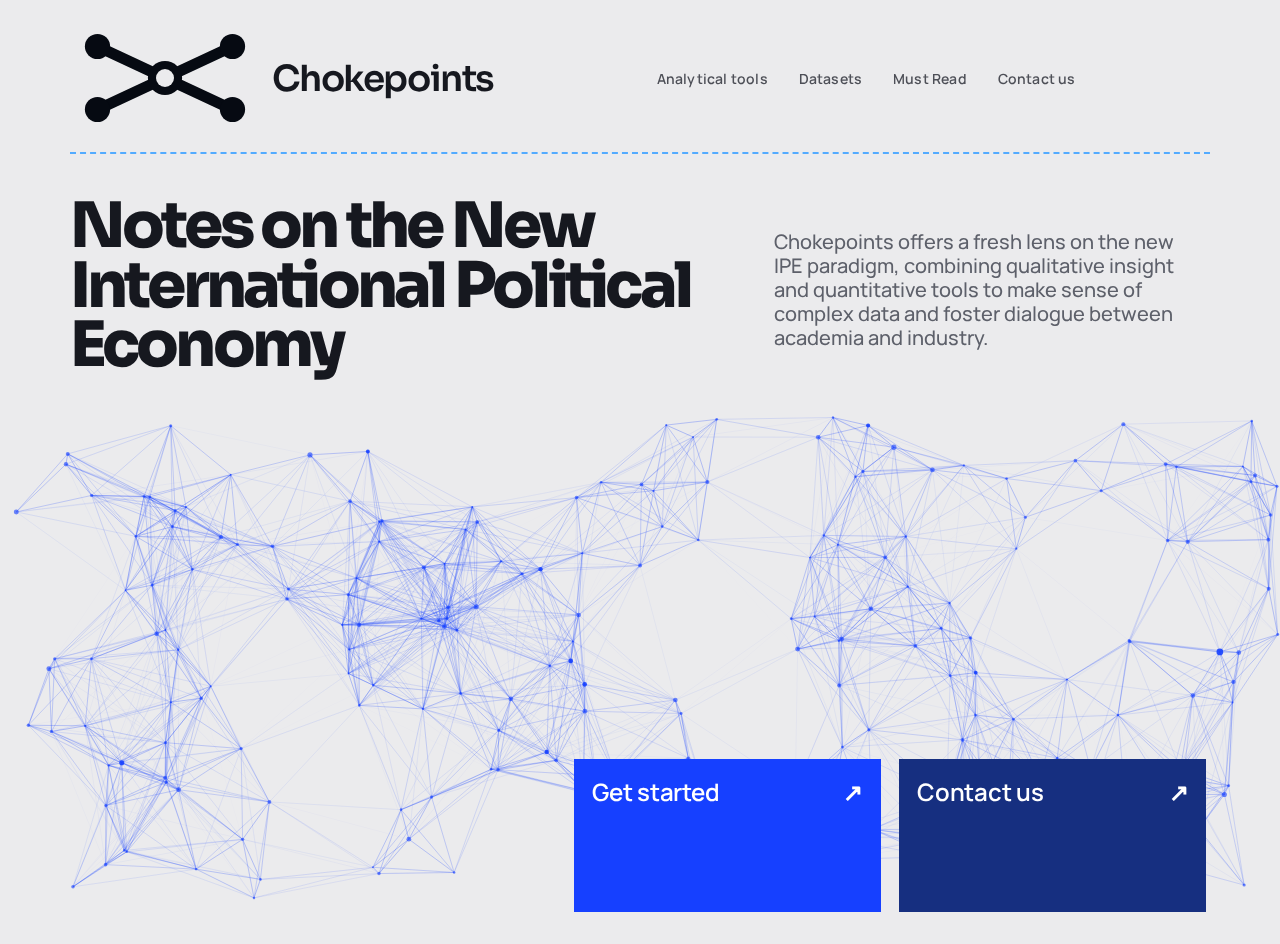
<file: index.html>
﻿<!doctype html>
<html lang="en">
<head>
  <meta charset="UTF-8" />
  <meta name="viewport" content="width=device-width, initial-scale=1.0" />
  <title>Chokepoints</title>
  <link rel="preconnect" href="https://fonts.googleapis.com" />
  <link rel="preconnect" href="https://fonts.gstatic.com" crossorigin />
  <link href="https://fonts.googleapis.com/css2?family=Manrope:wght@400;500;600;700;800&family=Sora:wght@500;600;700;800&display=swap" rel="stylesheet" />
  <link rel="stylesheet" href="styles.css" />
</head>
<body>
  <canvas id="particles" aria-hidden="true"></canvas>

  <div class="page">
    <header class="site-header">
      <a class="brand" href="index.html">
        <svg class="logo" viewBox="0 0 200 120" role="img" aria-label="Chokepoints logo">
          <g fill="none" stroke="#060a12" stroke-width="12" stroke-linecap="round">
            <line x1="100" y1="60" x2="25" y2="25" />
            <line x1="100" y1="60" x2="25" y2="95" />
            <line x1="100" y1="60" x2="175" y2="25" />
            <line x1="100" y1="60" x2="175" y2="95" />
          </g>
          <circle cx="100" cy="60" r="19" fill="#060a12" />
          <circle cx="100" cy="60" r="10" fill="#ebebed" />
          <circle cx="25" cy="25" r="14" fill="#060a12" />
          <circle cx="25" cy="95" r="14" fill="#060a12" />
          <circle cx="175" cy="25" r="14" fill="#060a12" />
          <circle cx="175" cy="95" r="14" fill="#060a12" />
        </svg>
        <span>Chokepoints</span>
      </a>

      <nav class="nav-links">
        <a href="analytical-tools.html">Analytical tools</a>
        <a href="datasets.html">Datasets</a>
        <a href="must-read.html">Must Read</a>
        <a href="contact.html">Contact us</a>
      </nav>
    </header>

    <main>
      <section class="hero">
        <div class="hero-left">
          <h1>Notes on the New International Political Economy</h1>
        </div>
        <div class="hero-right">
          <p>
            Chokepoints offers a fresh lens on the new IPE
            paradigm, combining qualitative insight and quantitative tools to make sense
            of complex data and foster dialogue between academia and industry.
          </p>
        </div>
      </section>

      <section class="cta-row">
        <a href="analytical-tools.html" class="cta cta-primary">Get started <span>↗</span></a>
        <a href="contact.html" class="cta cta-secondary">Contact us <span>↗</span></a>
      </section>
    </main>
  </div>

  <script src="script.js"></script>
</body>
</html>
</file>
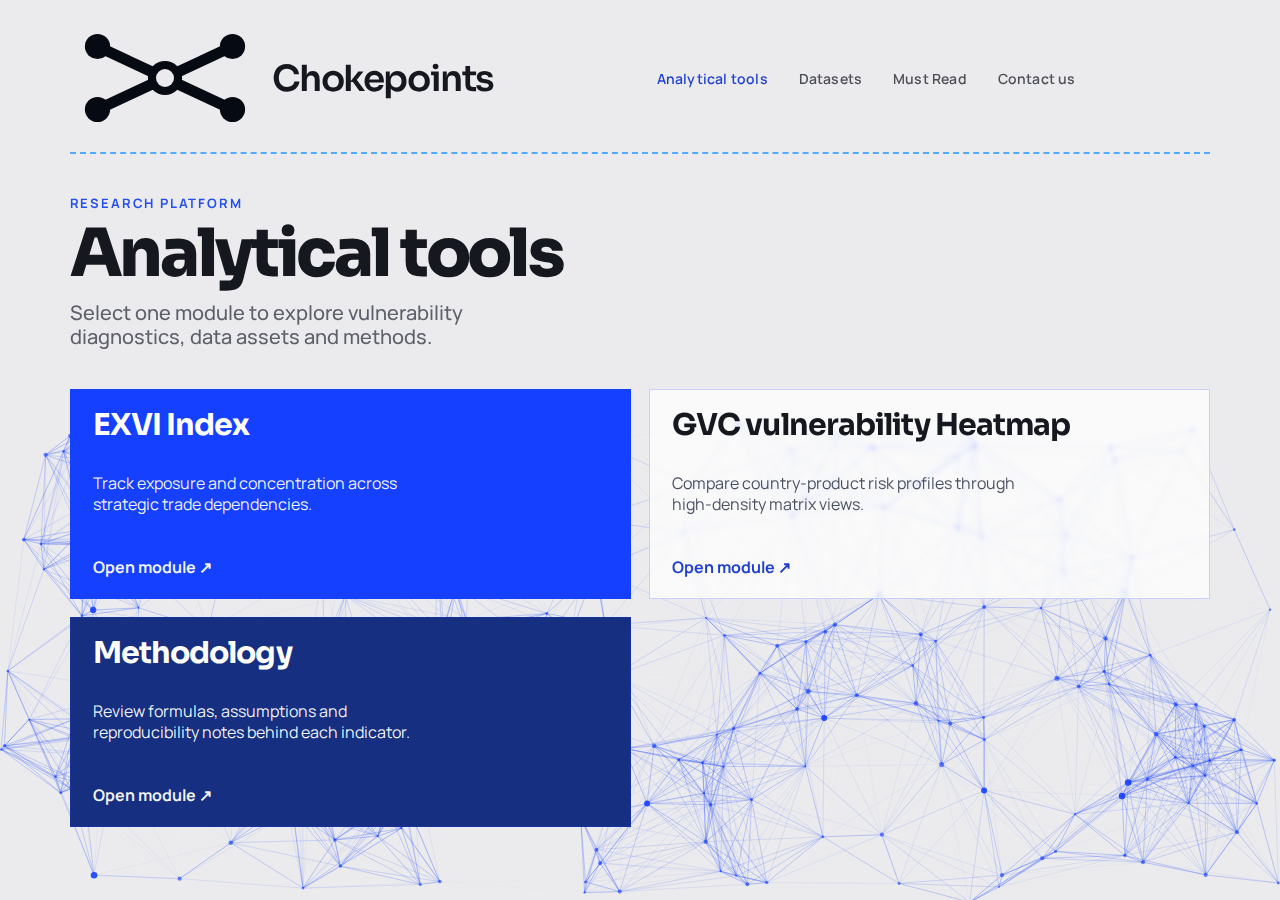
<file: analytical-tools.html>
﻿<!doctype html>
<html lang="en">
<head>
  <meta charset="UTF-8" />
  <meta name="viewport" content="width=device-width, initial-scale=1.0" />
  <title>Chokepoints | Analytical tools</title>
  <link rel="preconnect" href="https://fonts.googleapis.com" />
  <link rel="preconnect" href="https://fonts.gstatic.com" crossorigin />
  <link href="https://fonts.googleapis.com/css2?family=Manrope:wght@400;500;600;700;800&family=Sora:wght@500;600;700;800&display=swap" rel="stylesheet" />
  <link rel="stylesheet" href="styles.css" />
</head>
<body>
  <canvas id="particles" aria-hidden="true"></canvas>

  <div class="page">
    <header class="site-header">
      <a class="brand" href="index.html">
        <svg class="logo" viewBox="0 0 200 120" role="img" aria-label="Chokepoints logo">
          <g fill="none" stroke="#060a12" stroke-width="12" stroke-linecap="round">
            <line x1="100" y1="60" x2="25" y2="25" />
            <line x1="100" y1="60" x2="25" y2="95" />
            <line x1="100" y1="60" x2="175" y2="25" />
            <line x1="100" y1="60" x2="175" y2="95" />
          </g>
          <circle cx="100" cy="60" r="19" fill="#060a12" />
          <circle cx="100" cy="60" r="10" fill="#ebebed" />
          <circle cx="25" cy="25" r="14" fill="#060a12" />
          <circle cx="25" cy="95" r="14" fill="#060a12" />
          <circle cx="175" cy="25" r="14" fill="#060a12" />
          <circle cx="175" cy="95" r="14" fill="#060a12" />
        </svg>
        <span>Chokepoints</span>
      </a>

      <nav class="nav-links">
        <a class="active" href="analytical-tools.html">Analytical tools</a>
        <a href="datasets.html">Datasets</a>
        <a href="must-read.html">Must Read</a>
        <a href="contact.html">Contact us</a>
      </nav>
    </header>

    <main class="tools-main">
      <section class="tools-hero">
        <p class="tools-eyebrow">RESEARCH PLATFORM</p>
        <h1>Analytical tools</h1>
        <p class="tools-subtitle">
          Select one module to explore vulnerability diagnostics, data assets and methods.
        </p>
      </section>

      <section class="tools-grid">
        <a href="exvi.html" class="tool-card tool-card-primary">
          <h2>EXVI Index</h2>
          <p>Track exposure and concentration across strategic trade dependencies.</p>
          <span>Open module ↗</span>
        </a>

        <a href="heatmap.html" class="tool-card">
          <h2>GVC vulnerability Heatmap</h2>
          <p>Compare country-product risk profiles through high-density matrix views.</p>
          <span>Open module ↗</span>
        </a>

        <a href="methodology.html" class="tool-card tool-card-dark">
          <h2>Methodology</h2>
          <p>Review formulas, assumptions and reproducibility notes behind each indicator.</p>
          <span>Open module ↗</span>
        </a>
      </section>
    </main>
  </div>

  <script src="script.js"></script>
</body>
</html>
</file>
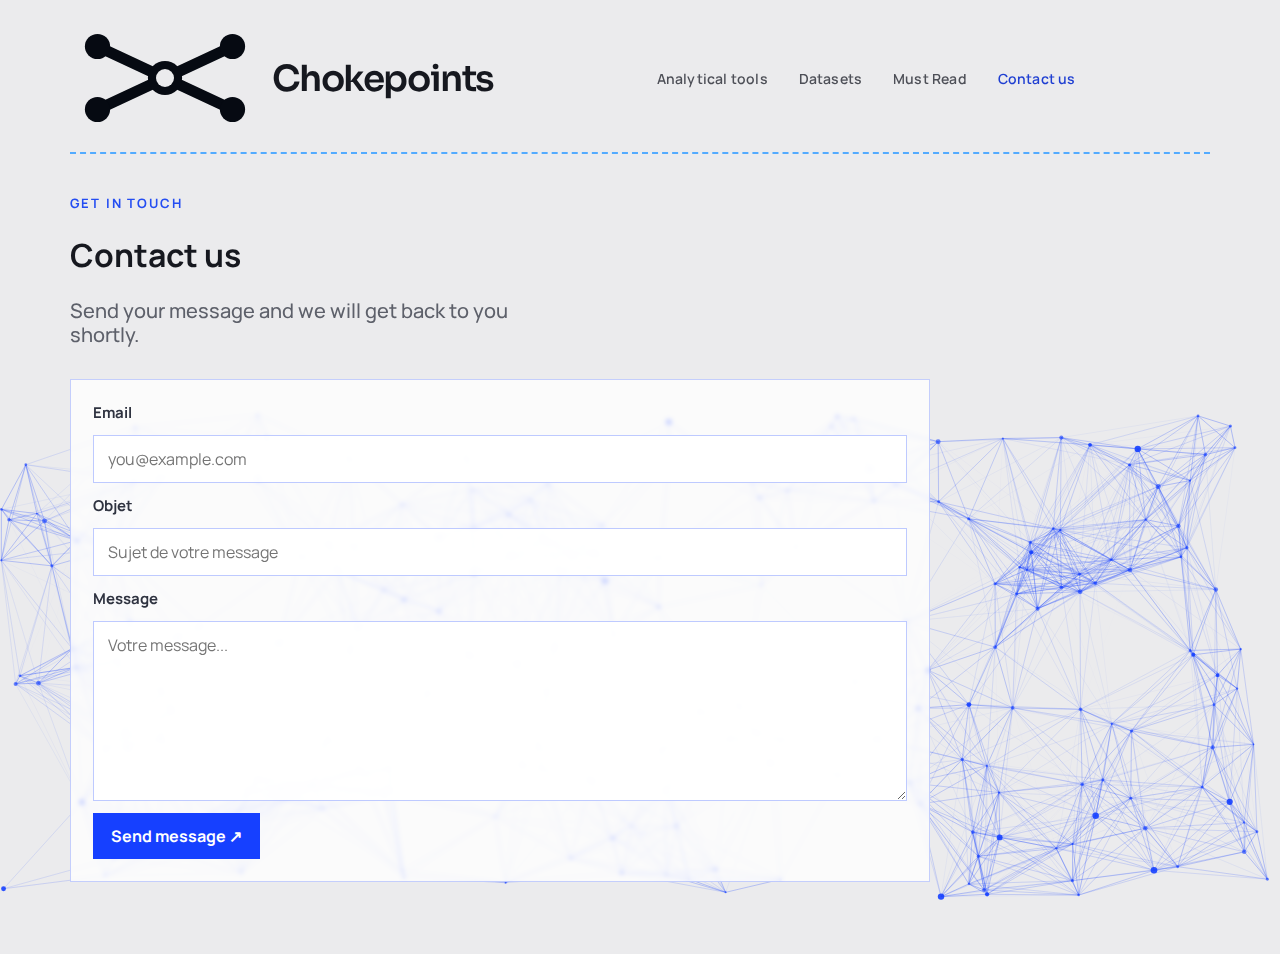
<file: contact.html>
﻿<!doctype html>
<html lang="en">
<head>
  <meta charset="UTF-8" />
  <meta name="viewport" content="width=device-width, initial-scale=1.0" />
  <title>Chokepoints | Contact us</title>
  <link rel="preconnect" href="https://fonts.googleapis.com" />
  <link rel="preconnect" href="https://fonts.gstatic.com" crossorigin />
  <link href="https://fonts.googleapis.com/css2?family=Manrope:wght@400;500;600;700;800&family=Sora:wght@500;600;700;800&display=swap" rel="stylesheet" />
  <link rel="stylesheet" href="styles.css" />
</head>
<body>
  <canvas id="particles" aria-hidden="true"></canvas>

  <div class="page">
    <header class="site-header">
      <a class="brand" href="index.html">
        <svg class="logo" viewBox="0 0 200 120" role="img" aria-label="Chokepoints logo">
          <g fill="none" stroke="#060a12" stroke-width="12" stroke-linecap="round">
            <line x1="100" y1="60" x2="25" y2="25" />
            <line x1="100" y1="60" x2="25" y2="95" />
            <line x1="100" y1="60" x2="175" y2="25" />
            <line x1="100" y1="60" x2="175" y2="95" />
          </g>
          <circle cx="100" cy="60" r="19" fill="#060a12" />
          <circle cx="100" cy="60" r="10" fill="#ebebed" />
          <circle cx="25" cy="25" r="14" fill="#060a12" />
          <circle cx="25" cy="95" r="14" fill="#060a12" />
          <circle cx="175" cy="25" r="14" fill="#060a12" />
          <circle cx="175" cy="95" r="14" fill="#060a12" />
        </svg>
        <span>Chokepoints</span>
      </a>

      <nav class="nav-links">
        <a href="analytical-tools.html">Analytical tools</a>
        <a href="datasets.html">Datasets</a>
        <a href="must-read.html">Must Read</a>
        <a class="active" href="contact.html">Contact us</a>
      </nav>
    </header>

    <main class="contact-main">
      <section class="contact-hero">
        <p class="tools-eyebrow">GET IN TOUCH</p>
        <h1>Contact us</h1>
        <p class="tools-subtitle">Send your message and we will get back to you shortly.</p>
      </section>

      <section class="contact-panel">
        <p id="form-status" class="form-status" hidden>Message sent successfully.</p>
        <form class="contact-form" action="https://formsubmit.co/charif.waelpro@gmail.com" method="post">
          <input type="hidden" name="_subject" value="Nouveau message depuis Chokepoints" />
          <input type="hidden" name="_captcha" value="false" />
          <input type="hidden" name="_template" value="table" />
          <input type="hidden" name="_next" value="contact.html?sent=1" />

          <label for="email">Email</label>
          <input id="email" name="email" type="email" placeholder="you@example.com" required />

          <label for="subject">Objet</label>
          <input id="subject" name="subject" type="text" placeholder="Sujet de votre message" required />

          <label for="message">Message</label>
          <textarea id="message" name="message" rows="7" placeholder="Votre message..." required></textarea>

          <button type="submit">Send message ↗</button>
        </form>
      </section>
    </main>
  </div>

  <script src="script.js"></script>
  <script>
    const params = new URLSearchParams(window.location.search);
    if (params.get("sent") === "1") {
      const status = document.getElementById("form-status");
      status.hidden = false;
    }
  </script>
</body>
</html>
</file>
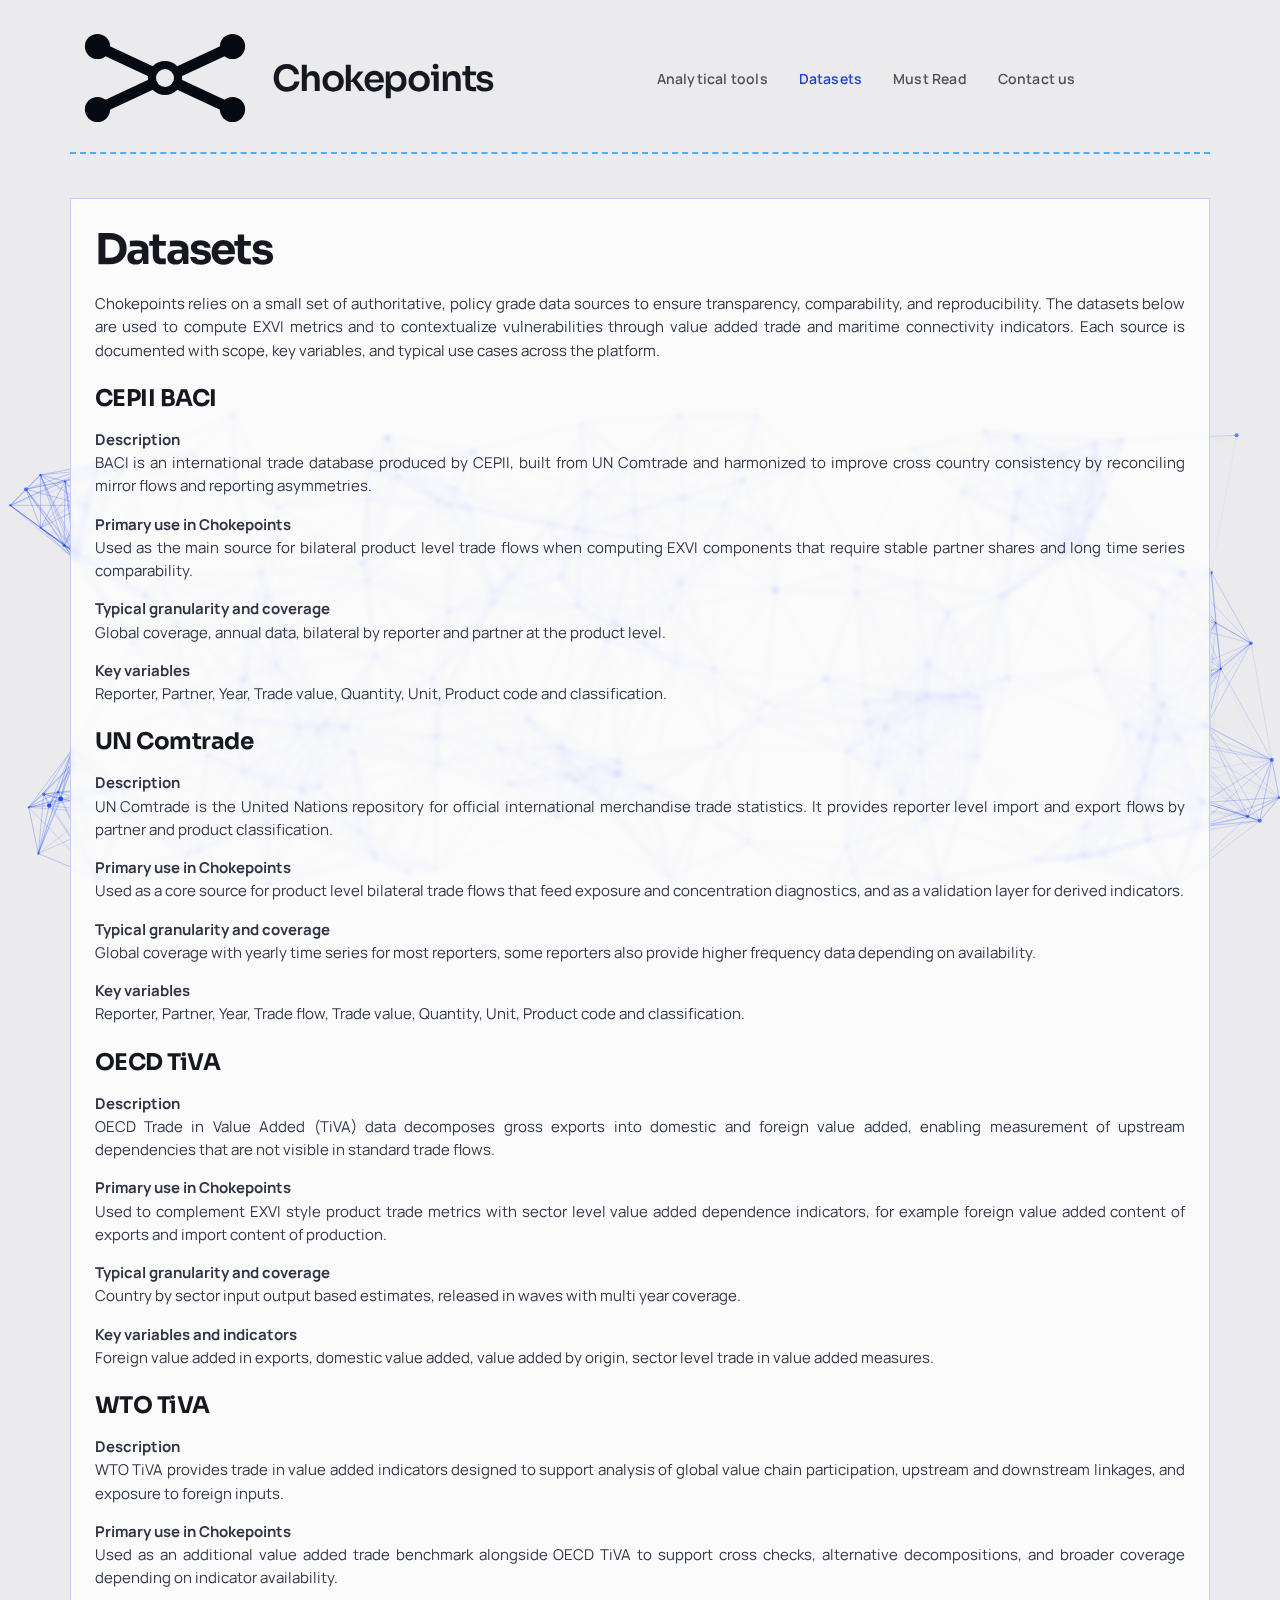
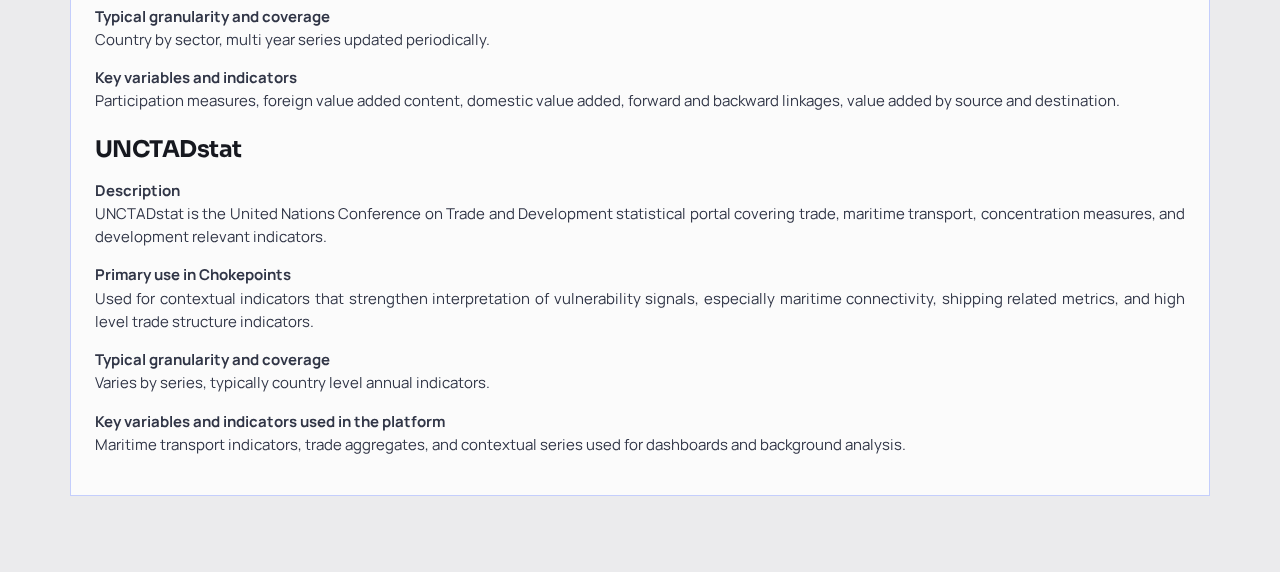
<file: datasets.html>
﻿<!doctype html>
<html lang="en">
<head>
  <meta charset="UTF-8" />
  <meta name="viewport" content="width=device-width, initial-scale=1.0" />
  <title>Chokepoints | Datasets</title>
  <link rel="preconnect" href="https://fonts.googleapis.com" />
  <link rel="preconnect" href="https://fonts.gstatic.com" crossorigin />
  <link href="https://fonts.googleapis.com/css2?family=Manrope:wght@400;500;600;700;800&family=Sora:wght@500;600;700;800&display=swap" rel="stylesheet" />
  <link rel="stylesheet" href="styles.css" />
</head>
<body>
  <canvas id="particles" aria-hidden="true"></canvas>

  <div class="page">
    <header class="site-header">
      <a class="brand" href="index.html">
        <svg class="logo" viewBox="0 0 200 120" role="img" aria-label="Chokepoints logo">
          <g fill="none" stroke="#060a12" stroke-width="12" stroke-linecap="round">
            <line x1="100" y1="60" x2="25" y2="25" />
            <line x1="100" y1="60" x2="25" y2="95" />
            <line x1="100" y1="60" x2="175" y2="25" />
            <line x1="100" y1="60" x2="175" y2="95" />
          </g>
          <circle cx="100" cy="60" r="19" fill="#060a12" />
          <circle cx="100" cy="60" r="10" fill="#ebebed" />
          <circle cx="25" cy="25" r="14" fill="#060a12" />
          <circle cx="25" cy="95" r="14" fill="#060a12" />
          <circle cx="175" cy="25" r="14" fill="#060a12" />
          <circle cx="175" cy="95" r="14" fill="#060a12" />
        </svg>
        <span>Chokepoints</span>
      </a>

      <nav class="nav-links">
        <a href="analytical-tools.html">Analytical tools</a>
        <a class="active" href="datasets.html">Datasets</a>
        <a href="must-read.html">Must Read</a>
        <a href="contact.html">Contact us</a>
      </nav>
    </header>

    <main class="method-main">
      <section class="method-panel">
        <h1>Datasets</h1>

        <p>
          Chokepoints relies on a small set of authoritative, policy grade data sources to ensure transparency, comparability, and reproducibility. The datasets below are used to compute EXVI metrics and to contextualize vulnerabilities through value added trade and maritime connectivity indicators. Each source is documented with scope, key variables, and typical use cases across the platform.
        </p>

        <h2>CEPII BACI</h2>
        <p><strong>Description</strong><br />BACI is an international trade database produced by CEPII, built from UN Comtrade and harmonized to improve cross country consistency by reconciling mirror flows and reporting asymmetries.</p>
        <p><strong>Primary use in Chokepoints</strong><br />Used as the main source for bilateral product level trade flows when computing EXVI components that require stable partner shares and long time series comparability.</p>
        <p><strong>Typical granularity and coverage</strong><br />Global coverage, annual data, bilateral by reporter and partner at the product level.</p>
        <p><strong>Key variables</strong><br />Reporter, Partner, Year, Trade value, Quantity, Unit, Product code and classification.</p>

        <h2>UN Comtrade</h2>
        <p><strong>Description</strong><br />UN Comtrade is the United Nations repository for official international merchandise trade statistics. It provides reporter level import and export flows by partner and product classification.</p>
        <p><strong>Primary use in Chokepoints</strong><br />Used as a core source for product level bilateral trade flows that feed exposure and concentration diagnostics, and as a validation layer for derived indicators.</p>
        <p><strong>Typical granularity and coverage</strong><br />Global coverage with yearly time series for most reporters, some reporters also provide higher frequency data depending on availability.</p>
        <p><strong>Key variables</strong><br />Reporter, Partner, Year, Trade flow, Trade value, Quantity, Unit, Product code and classification.</p>

        <h2>OECD TiVA</h2>
        <p><strong>Description</strong><br />OECD Trade in Value Added (TiVA) data decomposes gross exports into domestic and foreign value added, enabling measurement of upstream dependencies that are not visible in standard trade flows.</p>
        <p><strong>Primary use in Chokepoints</strong><br />Used to complement EXVI style product trade metrics with sector level value added dependence indicators, for example foreign value added content of exports and import content of production.</p>
        <p><strong>Typical granularity and coverage</strong><br />Country by sector input output based estimates, released in waves with multi year coverage.</p>
        <p><strong>Key variables and indicators</strong><br />Foreign value added in exports, domestic value added, value added by origin, sector level trade in value added measures.</p>

        <h2>WTO TiVA</h2>
        <p><strong>Description</strong><br />WTO TiVA provides trade in value added indicators designed to support analysis of global value chain participation, upstream and downstream linkages, and exposure to foreign inputs.</p>
        <p><strong>Primary use in Chokepoints</strong><br />Used as an additional value added trade benchmark alongside OECD TiVA to support cross checks, alternative decompositions, and broader coverage depending on indicator availability.</p>
        <p><strong>Typical granularity and coverage</strong><br />Country by sector, multi year series updated periodically.</p>
        <p><strong>Key variables and indicators</strong><br />Participation measures, foreign value added content, domestic value added, forward and backward linkages, value added by source and destination.</p>

        <h2>UNCTADstat</h2>
        <p><strong>Description</strong><br />UNCTADstat is the United Nations Conference on Trade and Development statistical portal covering trade, maritime transport, concentration measures, and development relevant indicators.</p>
        <p><strong>Primary use in Chokepoints</strong><br />Used for contextual indicators that strengthen interpretation of vulnerability signals, especially maritime connectivity, shipping related metrics, and high level trade structure indicators.</p>
        <p><strong>Typical granularity and coverage</strong><br />Varies by series, typically country level annual indicators.</p>
        <p><strong>Key variables and indicators used in the platform</strong><br />Maritime transport indicators, trade aggregates, and contextual series used for dashboards and background analysis.</p>
      </section>
    </main>
  </div>

  <script src="script.js"></script>
</body>
</html>
</file>
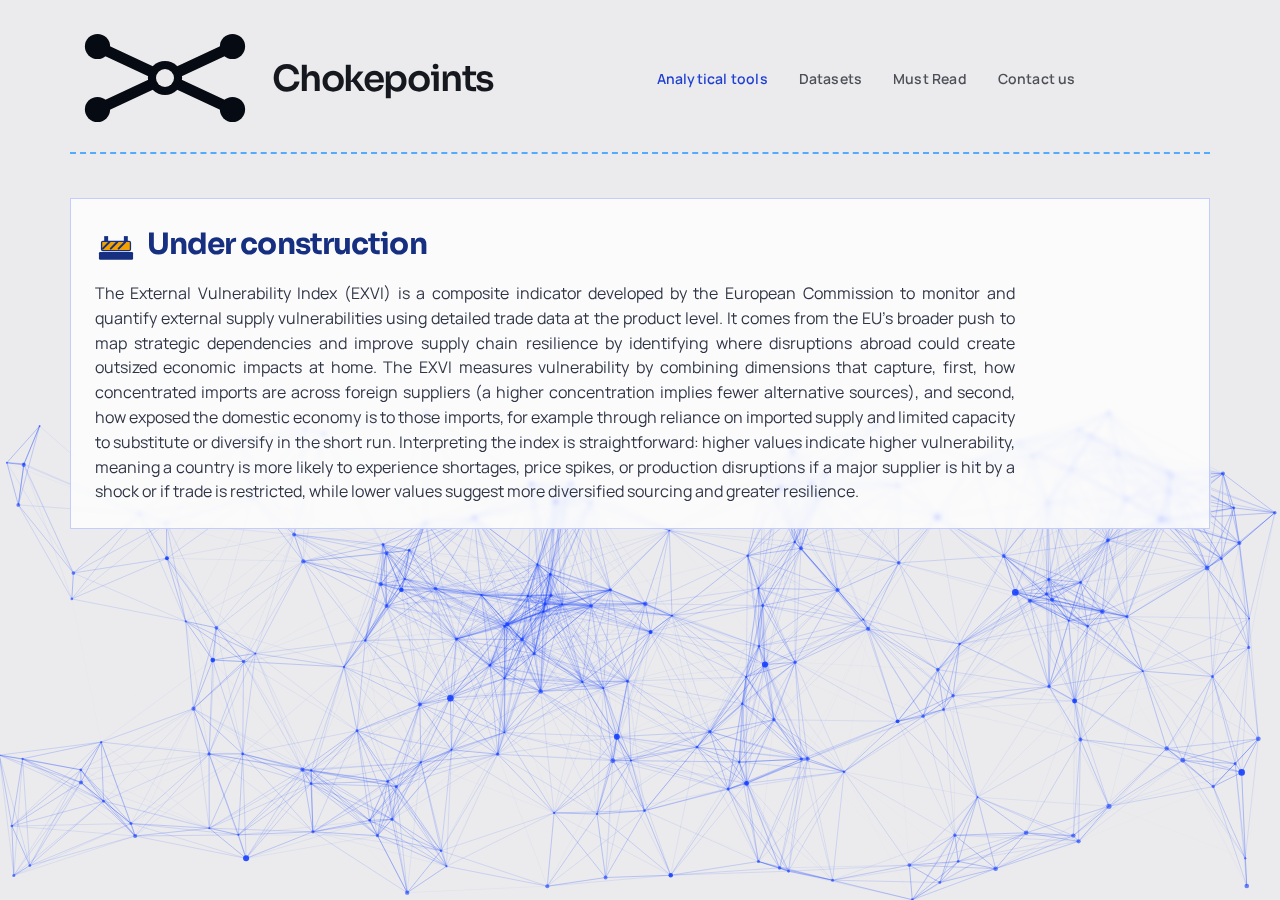
<file: exvi.html>
﻿<!doctype html>
<html lang="en">
<head>
  <meta charset="UTF-8" />
  <meta name="viewport" content="width=device-width, initial-scale=1.0" />
  <title>Chokepoints | EXVI Index</title>
  <link rel="preconnect" href="https://fonts.googleapis.com" />
  <link rel="preconnect" href="https://fonts.gstatic.com" crossorigin />
  <link href="https://fonts.googleapis.com/css2?family=Manrope:wght@400;500;600;700;800&family=Sora:wght@500;600;700;800&display=swap" rel="stylesheet" />
  <link rel="stylesheet" href="styles.css" />
</head>
<body>
  <canvas id="particles" aria-hidden="true"></canvas>

  <div class="page">
    <header class="site-header">
      <a class="brand" href="index.html">
        <svg class="logo" viewBox="0 0 200 120" role="img" aria-label="Chokepoints logo">
          <g fill="none" stroke="#060a12" stroke-width="12" stroke-linecap="round">
            <line x1="100" y1="60" x2="25" y2="25" />
            <line x1="100" y1="60" x2="25" y2="95" />
            <line x1="100" y1="60" x2="175" y2="25" />
            <line x1="100" y1="60" x2="175" y2="95" />
          </g>
          <circle cx="100" cy="60" r="19" fill="#060a12" />
          <circle cx="100" cy="60" r="10" fill="#ebebed" />
          <circle cx="25" cy="25" r="14" fill="#060a12" />
          <circle cx="25" cy="95" r="14" fill="#060a12" />
          <circle cx="175" cy="25" r="14" fill="#060a12" />
          <circle cx="175" cy="95" r="14" fill="#060a12" />
        </svg>
        <span>Chokepoints</span>
      </a>

      <nav class="nav-links">
        <a class="active" href="analytical-tools.html">Analytical tools</a>
        <a href="datasets.html">Datasets</a>
        <a href="must-read.html">Must Read</a>
        <a href="contact.html">Contact us</a>
      </nav>
    </header>

    <main class="exvi-main">
      <section class="exvi-panel">
        <div class="construction-badge">
          <svg viewBox="0 0 64 64" aria-hidden="true">
            <rect x="6" y="44" width="52" height="12" rx="2" fill="#162f80" />
            <rect x="10" y="28" width="44" height="14" rx="2" fill="#f4a100" stroke="#162f80" stroke-width="2" />
            <path d="M12 39L22 29M24 39L34 29M36 39L46 29" stroke="#162f80" stroke-width="3" stroke-linecap="round" />
            <rect x="14" y="20" width="6" height="8" fill="#162f80" />
            <rect x="44" y="20" width="6" height="8" fill="#162f80" />
          </svg>
          <span>Under construction</span>
        </div>

        <p>
          The External Vulnerability Index (EXVI) is a composite indicator developed by the European Commission to monitor and quantify external supply vulnerabilities using detailed trade data at the product level. It comes from the EU’s broader push to map strategic dependencies and improve supply chain resilience by identifying where disruptions abroad could create outsized economic impacts at home. The EXVI measures vulnerability by combining dimensions that capture, first, how concentrated imports are across foreign suppliers (a higher concentration implies fewer alternative sources), and second, how exposed the domestic economy is to those imports, for example through reliance on imported supply and limited capacity to substitute or diversify in the short run. Interpreting the index is straightforward: higher values indicate higher vulnerability, meaning a country is more likely to experience shortages, price spikes, or production disruptions if a major supplier is hit by a shock or if trade is restricted, while lower values suggest more diversified sourcing and greater resilience.
        </p>
      </section>
    </main>
  </div>

  <script src="script.js"></script>
</body>
</html>
</file>
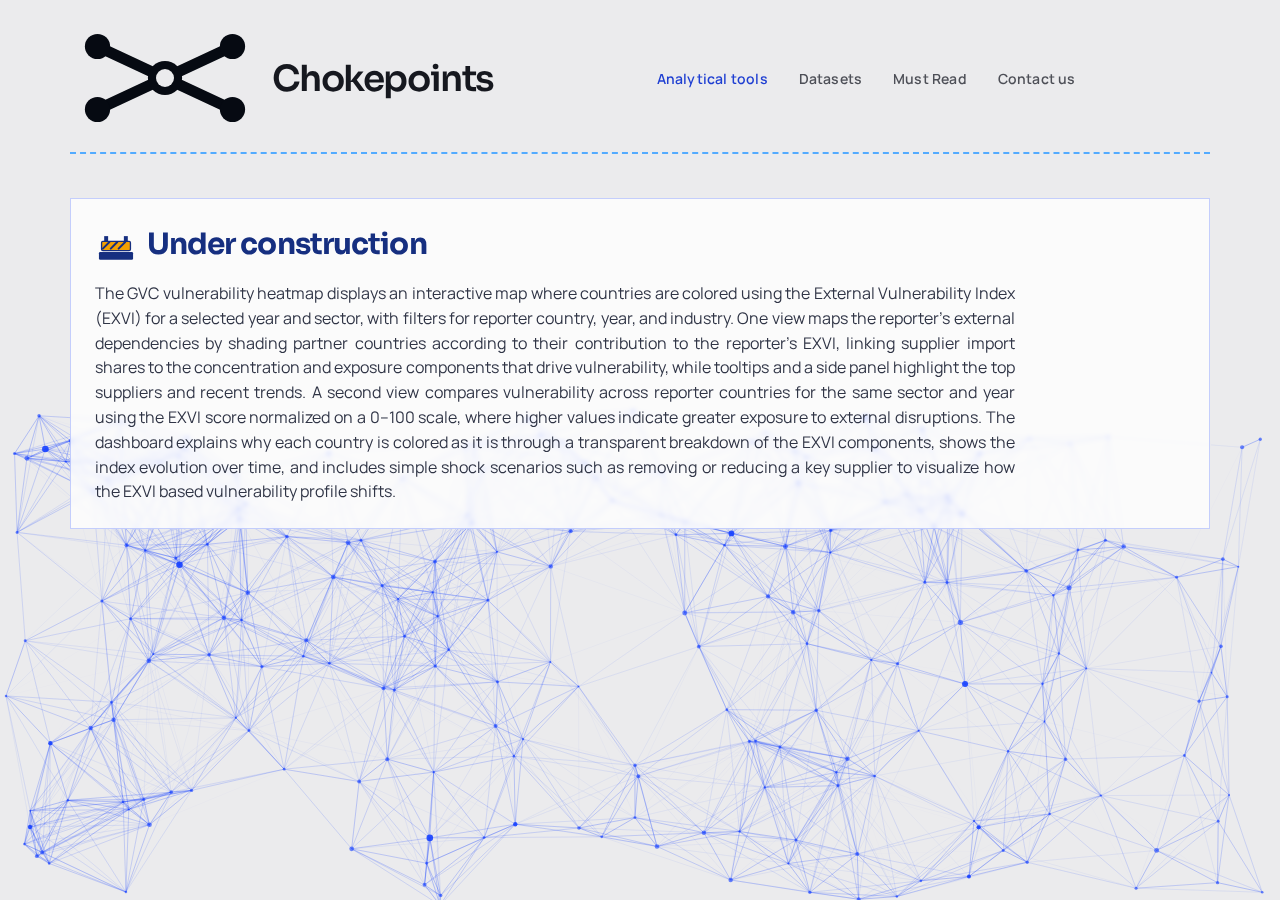
<file: heatmap.html>
﻿<!doctype html>
<html lang="en">
<head>
  <meta charset="UTF-8" />
  <meta name="viewport" content="width=device-width, initial-scale=1.0" />
  <title>Chokepoints | Vulnerability Heatmap</title>
  <link rel="preconnect" href="https://fonts.googleapis.com" />
  <link rel="preconnect" href="https://fonts.gstatic.com" crossorigin />
  <link href="https://fonts.googleapis.com/css2?family=Manrope:wght@400;500;600;700;800&family=Sora:wght@500;600;700;800&display=swap" rel="stylesheet" />
  <link rel="stylesheet" href="styles.css" />
</head>
<body>
  <canvas id="particles" aria-hidden="true"></canvas>

  <div class="page">
    <header class="site-header">
      <a class="brand" href="index.html">
        <svg class="logo" viewBox="0 0 200 120" role="img" aria-label="Chokepoints logo">
          <g fill="none" stroke="#060a12" stroke-width="12" stroke-linecap="round">
            <line x1="100" y1="60" x2="25" y2="25" />
            <line x1="100" y1="60" x2="25" y2="95" />
            <line x1="100" y1="60" x2="175" y2="25" />
            <line x1="100" y1="60" x2="175" y2="95" />
          </g>
          <circle cx="100" cy="60" r="19" fill="#060a12" />
          <circle cx="100" cy="60" r="10" fill="#ebebed" />
          <circle cx="25" cy="25" r="14" fill="#060a12" />
          <circle cx="25" cy="95" r="14" fill="#060a12" />
          <circle cx="175" cy="25" r="14" fill="#060a12" />
          <circle cx="175" cy="95" r="14" fill="#060a12" />
        </svg>
        <span>Chokepoints</span>
      </a>

      <nav class="nav-links">
        <a class="active" href="analytical-tools.html">Analytical tools</a>
        <a href="datasets.html">Datasets</a>
        <a href="must-read.html">Must Read</a>
        <a href="contact.html">Contact us</a>
      </nav>
    </header>

    <main class="exvi-main">
      <section class="exvi-panel">
        <div class="construction-badge">
          <svg viewBox="0 0 64 64" aria-hidden="true">
            <rect x="6" y="44" width="52" height="12" rx="2" fill="#162f80" />
            <rect x="10" y="28" width="44" height="14" rx="2" fill="#f4a100" stroke="#162f80" stroke-width="2" />
            <path d="M12 39L22 29M24 39L34 29M36 39L46 29" stroke="#162f80" stroke-width="3" stroke-linecap="round" />
            <rect x="14" y="20" width="6" height="8" fill="#162f80" />
            <rect x="44" y="20" width="6" height="8" fill="#162f80" />
          </svg>
          <span>Under construction</span>
        </div>

        <p>
          The GVC vulnerability heatmap displays an interactive map where countries are colored using the External Vulnerability Index (EXVI) for a selected year and sector, with filters for reporter country, year, and industry. One view maps the reporter’s external dependencies by shading partner countries according to their contribution to the reporter’s EXVI, linking supplier import shares to the concentration and exposure components that drive vulnerability, while tooltips and a side panel highlight the top suppliers and recent trends. A second view compares vulnerability across reporter countries for the same sector and year using the EXVI score normalized on a 0–100 scale, where higher values indicate greater exposure to external disruptions. The dashboard explains why each country is colored as it is through a transparent breakdown of the EXVI components, shows the index evolution over time, and includes simple shock scenarios such as removing or reducing a key supplier to visualize how the EXVI based vulnerability profile shifts.
        </p>
      </section>
    </main>
  </div>

  <script src="script.js"></script>
</body>
</html>
</file>
<file: styles.css>
﻿:root {
  --bg: #ebebed;
  --text: #16181f;
  --muted: #5d606a;
  --blue: #1640ff;
  --blue-deep: #162f80;
  --line: #53abff;
  --font-body: "Manrope", sans-serif;
  --font-display: "Sora", sans-serif;
}

* {
  box-sizing: border-box;
}

html,
body {
  margin: 0;
  min-height: 100%;
  font-family: var(--font-body);
  background: var(--bg);
  color: var(--text);
  text-rendering: optimizeLegibility;
  -webkit-font-smoothing: antialiased;
  -moz-osx-font-smoothing: grayscale;
}

#particles {
  position: fixed;
  inset: 0;
  width: 100%;
  height: 100%;
  z-index: 0;
  pointer-events: none;
}

.page {
  position: relative;
  z-index: 1;
  width: min(96vw, 1820px);
  margin: 0 auto;
  padding: 24px 44px 32px;
}

.site-header {
  display: grid;
  grid-template-columns: auto 1fr;
  align-items: center;
  gap: 28px;
  padding-bottom: 20px;
  border-bottom: 2px dashed var(--line);
}

.brand {
  display: flex;
  align-items: center;
  gap: 12px;
  text-decoration: none;
  color: inherit;
}

.logo {
  width: 190px;
  height: 108px;
  flex: 0 0 auto;
}

.brand span {
  font-family: var(--font-display);
  font-size: clamp(28px, 2.8vw, 50px);
  font-weight: 600;
  letter-spacing: -0.04em;
}

.nav-links {
  display: flex;
  justify-content: center;
  gap: clamp(14px, 2.4vw, 38px);
  flex-wrap: wrap;
}

.nav-links a {
  color: #4d4f57;
  text-decoration: none;
  font-size: clamp(14px, 1vw, 20px);
  font-weight: 600;
  letter-spacing: 0.015em;
  transition: color 180ms ease;
}

.nav-links a:hover {
  color: #1f3fd2;
}

.nav-links a.active {
  color: #1f3fd2;
}

.hero {
  display: grid;
  grid-template-columns: 2fr 1.25fr;
  gap: 54px;
  padding-top: 42px;
}

.hero-left h1 {
  margin: 0;
  font-family: var(--font-display);
  font-size: clamp(52px, 4.9vw, 106px);
  font-weight: 800;
  line-height: 0.95;
  letter-spacing: -0.06em;
  max-width: 13ch;
}

.hero-right {
  padding-top: 34px;
  transform: translateX(-18px);
}

.hero-right p {
  margin: 0;
  color: var(--muted);
  font-size: clamp(20px, 1.25vw, 30px);
  font-weight: 500;
  line-height: 1.2;
  max-width: 34ch;
}

.cta-row {
  display: flex;
  justify-content: flex-end;
  gap: 18px;
  margin-top: clamp(230px, 30vw, 560px);
  padding-right: 4px;
}

.cta {
  text-decoration: none;
  min-width: clamp(250px, 24vw, 460px);
  min-height: clamp(120px, 12vw, 220px);
  color: white;
  display: flex;
  justify-content: space-between;
  align-items: flex-start;
  padding: 16px 18px;
  font-size: clamp(24px, 1.55vw, 38px);
  font-weight: 600;
  letter-spacing: -0.01em;
}

.cta-primary {
  background: var(--blue);
}

.cta-secondary {
  background: var(--blue-deep);
}

.tools-main {
  padding-top: 40px;
  padding-bottom: 40px;
}

.tools-hero {
  max-width: 980px;
}

.tools-eyebrow {
  margin: 0 0 10px;
  font-size: 13px;
  letter-spacing: 0.14em;
  font-weight: 700;
  color: #244df2;
}

.tools-hero h1 {
  margin: 0;
  font-family: var(--font-display);
  font-size: clamp(52px, 5.2vw, 108px);
  font-weight: 800;
  letter-spacing: -0.05em;
  line-height: 0.95;
}

.tools-subtitle {
  margin: 16px 0 0;
  max-width: 38ch;
  color: var(--muted);
  font-size: clamp(20px, 1.5vw, 30px);
  font-weight: 500;
  line-height: 1.2;
}

.tools-grid {
  margin-top: 40px;
  display: grid;
  grid-template-columns: repeat(2, minmax(0, 1fr));
  gap: 18px;
}

.tool-card {
  min-height: 210px;
  text-decoration: none;
  color: var(--text);
  background: rgba(255, 255, 255, 0.72);
  border: 1px solid rgba(22, 64, 255, 0.22);
  padding: 20px 22px;
  display: flex;
  flex-direction: column;
  justify-content: space-between;
  backdrop-filter: blur(2px);
  transition: transform 220ms ease, box-shadow 220ms ease, border-color 220ms ease;
}

.tool-card:hover {
  transform: translateY(-4px);
  border-color: rgba(22, 64, 255, 0.42);
  box-shadow: 0 14px 28px rgba(15, 36, 124, 0.12);
}

.tool-card h2 {
  margin: 0;
  font-family: var(--font-display);
  font-size: clamp(30px, 2.2vw, 42px);
  line-height: 1;
  letter-spacing: -0.03em;
}

.tool-card p {
  margin: 8px 0 0;
  color: #4b5162;
  font-size: clamp(16px, 1vw, 20px);
  line-height: 1.3;
  max-width: 36ch;
}

.tool-card span {
  margin-top: 16px;
  font-weight: 700;
  color: #1f3fd2;
}

.tool-card-primary {
  background: #1640ff;
  color: #ffffff;
}

.tool-card-primary p,
.tool-card-primary span {
  color: rgba(255, 255, 255, 0.95);
}

.tool-card-dark {
  background: #162f80;
  color: #ffffff;
}

.tool-card-dark p,
.tool-card-dark span {
  color: rgba(255, 255, 255, 0.95);
}

.contact-main {
  padding-top: 40px;
  padding-bottom: 40px;
}

.contact-hero {
  max-width: 980px;
}

.contact-panel {
  margin-top: 32px;
  max-width: 860px;
  background: rgba(255, 255, 255, 0.78);
  border: 1px solid rgba(22, 64, 255, 0.24);
  padding: 22px;
  backdrop-filter: blur(2px);
}

.contact-form {
  display: grid;
  gap: 12px;
}

.form-status {
  margin: 0 0 12px;
  padding: 10px 12px;
  font-size: 15px;
  font-weight: 600;
  color: #13308f;
  background: rgba(83, 171, 255, 0.2);
  border: 1px solid rgba(22, 64, 255, 0.28);
}

.contact-form label {
  font-size: 15px;
  font-weight: 700;
  color: #2f3340;
}

.contact-form input,
.contact-form textarea {
  width: 100%;
  border: 1px solid rgba(22, 64, 255, 0.28);
  background: rgba(255, 255, 255, 0.92);
  color: var(--text);
  font-family: var(--font-body);
  font-size: 16px;
  padding: 12px 14px;
  outline: none;
}

.contact-form input:focus,
.contact-form textarea:focus {
  border-color: rgba(22, 64, 255, 0.75);
  box-shadow: 0 0 0 3px rgba(22, 64, 255, 0.15);
}

.contact-form textarea {
  resize: vertical;
  min-height: 140px;
}

.contact-form button {
  justify-self: start;
  border: none;
  background: var(--blue);
  color: #fff;
  font-family: var(--font-body);
  font-size: 16px;
  font-weight: 700;
  padding: 12px 18px;
  cursor: pointer;
}

.contact-form button:hover {
  background: #1f3fd2;
}

.exvi-main {
  padding-top: 44px;
  padding-bottom: 44px;
}

.exvi-panel {
  max-width: 1200px;
  background: rgba(255, 255, 255, 0.78);
  border: 1px solid rgba(22, 64, 255, 0.24);
  padding: 24px;
  backdrop-filter: blur(2px);
}

.construction-badge {
  display: inline-flex;
  align-items: center;
  gap: 10px;
  margin-bottom: 16px;
  color: #162f80;
  font-family: var(--font-display);
  font-size: clamp(28px, 2.3vw, 44px);
  font-weight: 700;
  letter-spacing: -0.03em;
}

.construction-badge svg {
  width: 42px;
  height: 42px;
  flex: 0 0 auto;
}

.exvi-panel p {
  margin: 0;
  color: #303546;
  font-size: clamp(16px, 1.07vw, 22px);
  line-height: 1.55;
  max-width: 92ch;
  text-align: justify;
  text-justify: inter-word;
}

.method-main {
  padding-top: 44px;
  padding-bottom: 44px;
}

.method-panel {
  max-width: 1200px;
  background: rgba(255, 255, 255, 0.78);
  border: 1px solid rgba(22, 64, 255, 0.24);
  padding: 24px;
  backdrop-filter: blur(2px);
}

.method-panel h1 {
  margin: 0 0 16px;
  font-family: var(--font-display);
  font-size: clamp(38px, 3.3vw, 62px);
  letter-spacing: -0.04em;
}

.method-panel h2 {
  margin: 22px 0 10px;
  font-family: var(--font-display);
  font-size: clamp(22px, 1.8vw, 34px);
  letter-spacing: -0.02em;
}

.method-panel p,
.method-panel li {
  color: #303546;
  font-size: clamp(15px, 1.02vw, 20px);
  line-height: 1.55;
  text-align: justify;
  text-justify: inter-word;
}

.method-panel ul {
  margin: 10px 0 6px;
  padding-left: 20px;
}

.method-formula {
  margin: 8px 0;
  padding: 10px 12px;
  border-left: 3px solid rgba(22, 64, 255, 0.45);
  background: rgba(83, 171, 255, 0.12);
  text-align: left;
  overflow-x: auto;
}

.method-formula mjx-container {
  margin: 0 !important;
  font-size: 1.03em;
}

.must-main {
  padding-top: 40px;
  padding-bottom: 40px;
}

.must-hero {
  max-width: 980px;
}

.must-grid {
  margin-top: 34px;
  display: grid;
  grid-template-columns: repeat(2, minmax(0, 1fr));
  gap: 18px;
}

.must-card {
  display: grid;
  grid-template-columns: 160px 1fr;
  gap: 14px;
  background: rgba(255, 255, 255, 0.78);
  border: 1px solid rgba(22, 64, 255, 0.24);
  padding: 12px;
  backdrop-filter: blur(2px);
  align-items: start;
  transition: box-shadow 180ms ease, border-color 180ms ease;
}

.must-card:hover {
  border-color: rgba(22, 64, 255, 0.42);
  box-shadow: 0 10px 22px rgba(15, 36, 124, 0.1);
}

.must-card img {
  width: 160px;
  height: 230px;
  object-fit: cover;
  border: 1px solid rgba(22, 64, 255, 0.22);
  background: #ffffff;
}

.must-clickable {
  cursor: pointer;
}

.must-card-body h2 {
  margin: 0;
  font-family: var(--font-display);
  font-size: clamp(16px, 1.2vw, 22px);
  line-height: 1.2;
}

.must-title {
  outline: none;
}

.must-title:focus-visible,
.must-card img:focus-visible {
  box-shadow: 0 0 0 3px rgba(22, 64, 255, 0.25);
}

.must-desc {
  margin: 8px 0 10px;
  color: #3b4254;
  font-size: clamp(14px, 0.94vw, 18px);
  line-height: 1.35;
  text-align: justify;
  display: -webkit-box;
  -webkit-line-clamp: 5;
  -webkit-box-orient: vertical;
  overflow: hidden;
}

.must-card.expanded .must-desc {
  display: block;
  -webkit-line-clamp: unset;
  overflow: visible;
}

.must-card-body a {
  color: #1f3fd2;
  text-decoration: none;
  font-weight: 700;
}

@media (max-width: 1100px) {
  .page {
    width: auto;
    padding: 20px 18px 24px;
  }

  .site-header {
    grid-template-columns: 1fr;
    gap: 14px;
  }

  .nav-links {
    justify-content: flex-start;
  }

  .hero {
    grid-template-columns: 1fr;
    gap: 18px;
  }

  .hero-right {
    padding-top: 0;
    transform: none;
  }

  .hero-right p {
    max-width: 28ch;
  }

  .cta-row {
    justify-content: flex-start;
    margin-top: 115px;
    flex-wrap: wrap;
  }

  .cta {
    min-width: min(100%, 420px);
  }

  .tools-grid {
    grid-template-columns: 1fr;
  }

  .contact-panel {
    max-width: 100%;
  }

  .exvi-panel {
    max-width: 100%;
    padding: 16px;
  }

  .method-panel {
    max-width: 100%;
    padding: 16px;
  }

  .must-grid {
    grid-template-columns: 1fr;
  }

  .must-card {
    grid-template-columns: 120px 1fr;
  }

  .must-card img {
    width: 120px;
    height: 176px;
  }
}

@media (min-width: 1700px) {
  .hero-right {
    transform: translateX(-6px);
  }

  .hero-right p {
    max-width: 38ch;
  }
}
</file>
